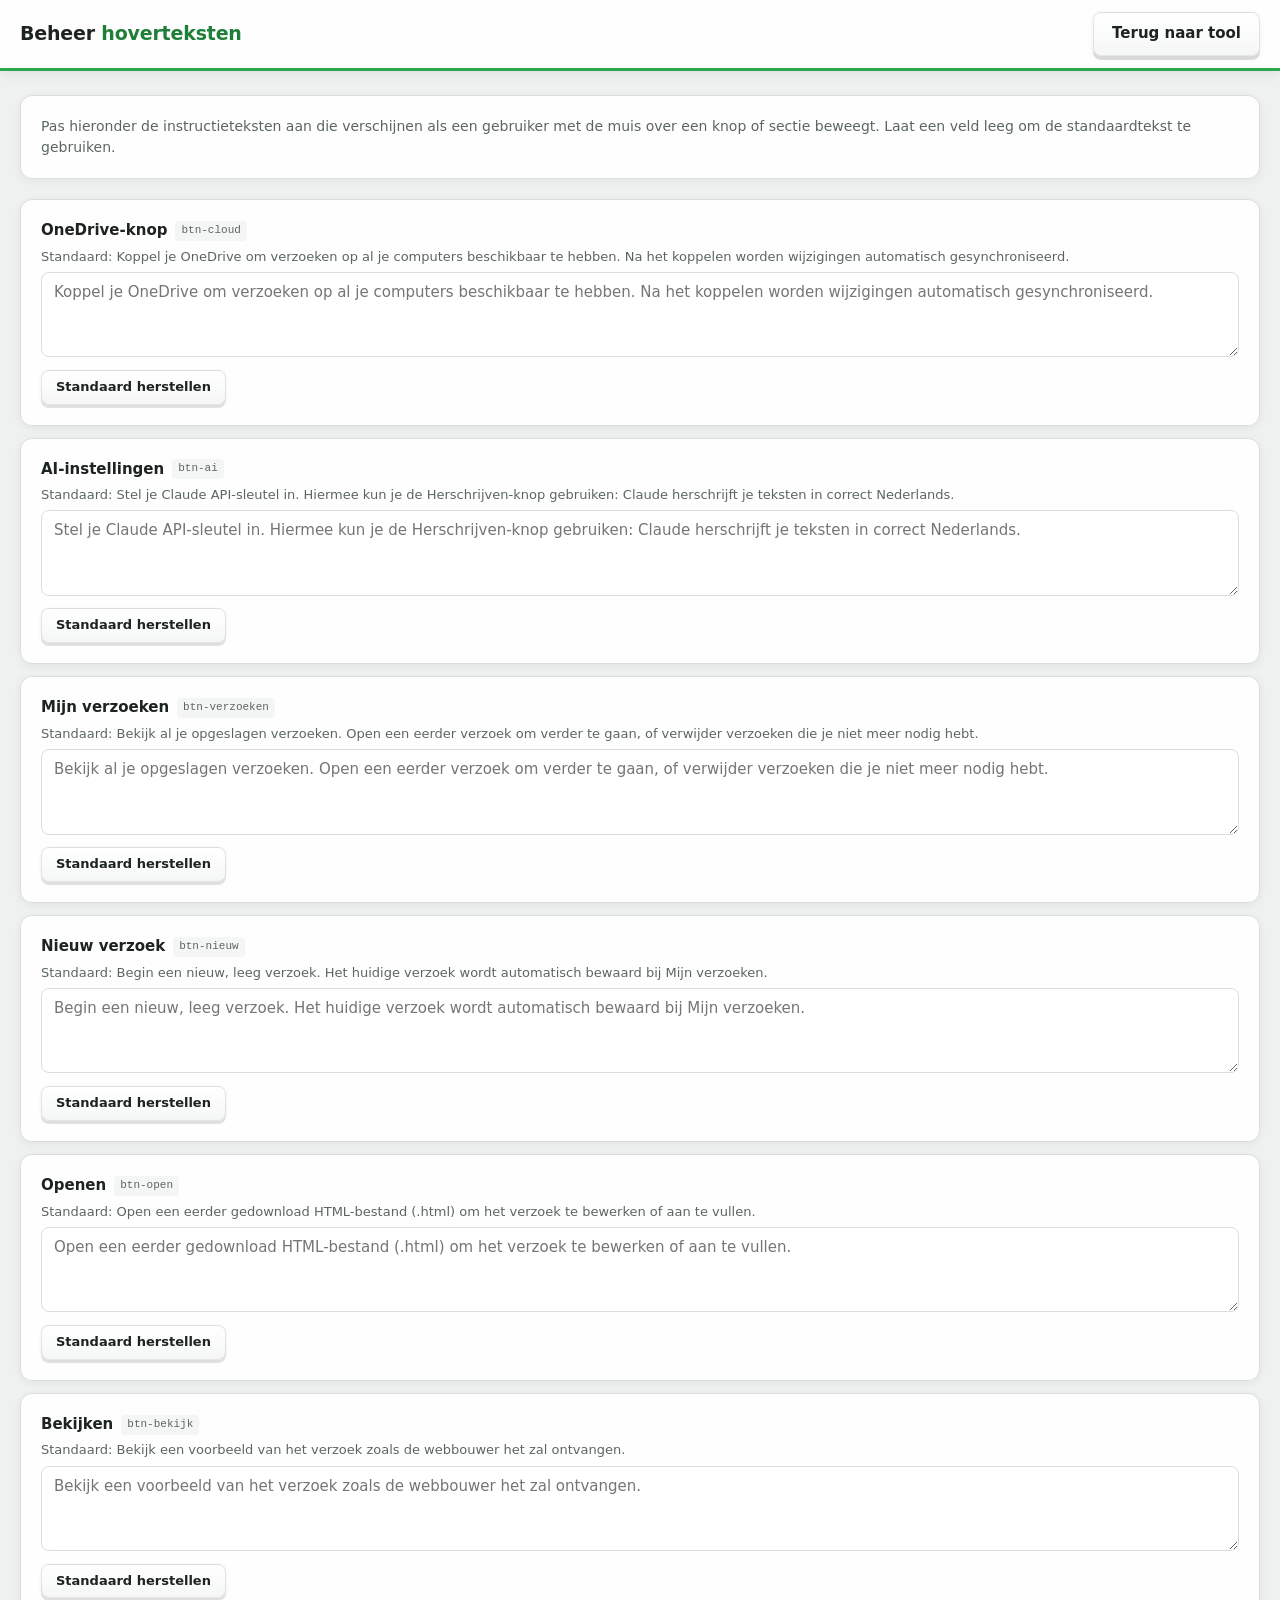
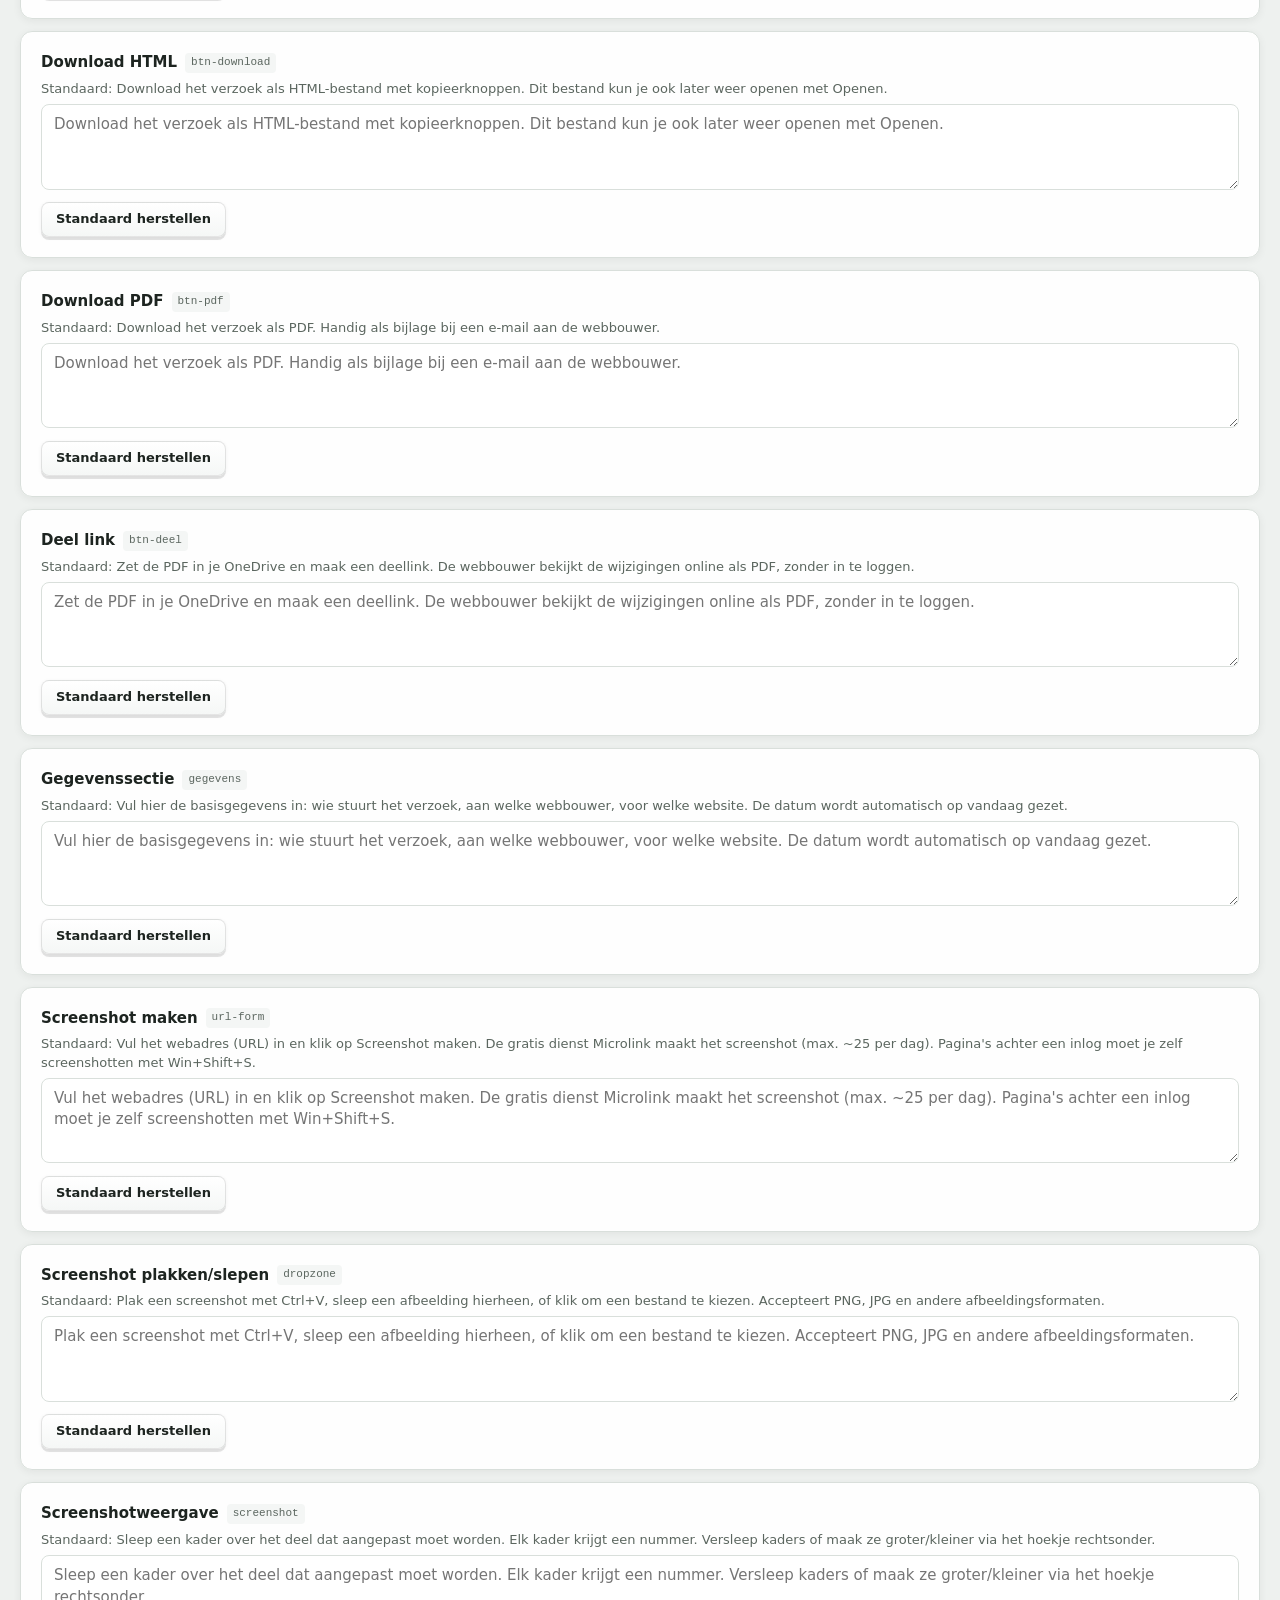
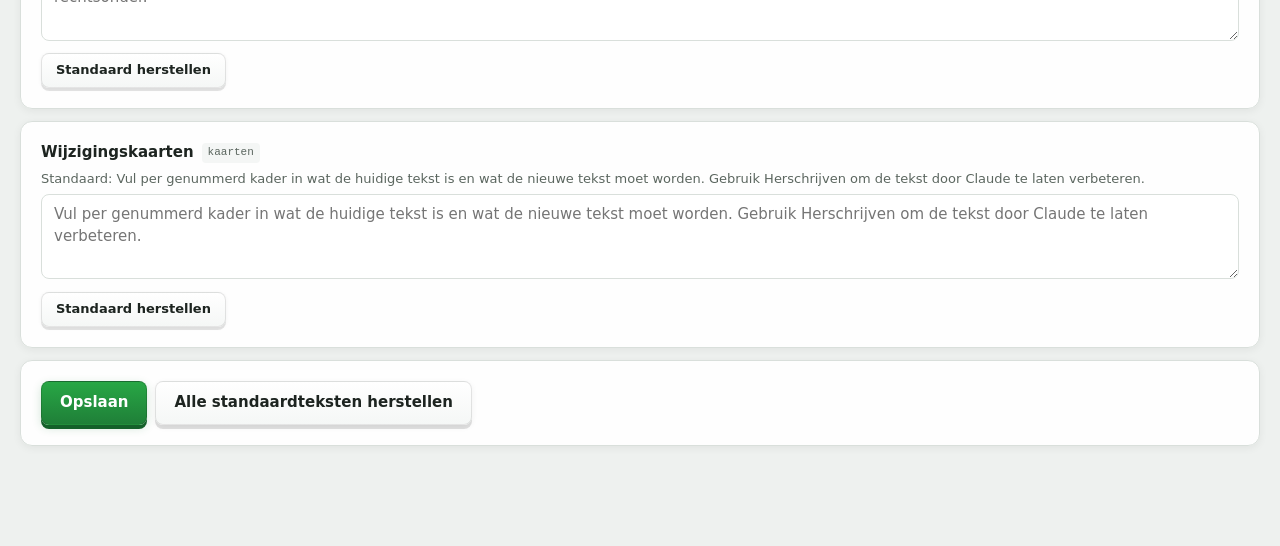
<file: beheer.html>
<!doctype html>
<html lang="nl">
<head>
<meta charset="utf-8">
<meta name="viewport" content="width=device-width, initial-scale=1">
<title>Beheer – Wijzigingsverzoek website</title>
<link rel="icon" href="data:image/svg+xml,%3Csvg xmlns='http://www.w3.org/2000/svg' viewBox='0 0 32 32'%3E%3Crect width='32' height='32' rx='6' fill='%232CA74B'/%3E%3Crect x='7' y='9' width='18' height='12' rx='2' fill='none' stroke='%23fff' stroke-width='2.5'/%3E%3Ccircle cx='24' cy='22' r='5' fill='%23e0262b' stroke='%23fff' stroke-width='1.5'/%3E%3C/svg%3E">
<link rel="stylesheet" href="style.css">
</head>
<body>
<header class="balk">
  <div class="merk">Beheer <span>hoverteksten</span></div>
  <div class="acties">
    <button id="btn-terug" type="button" onclick="location.href='index.html'">Terug naar tool</button>
  </div>
</header>

<main>
  <section class="kaartblok">
    <p class="uitleg-beheer">Pas hieronder de instructieteksten aan die verschijnen als een gebruiker met de muis over een knop of sectie beweegt. Laat een veld leeg om de standaardtekst te gebruiken.</p>
  </section>

  <div id="tips-lijst"></div>

  <section class="kaartblok beheer-acties">
    <button id="btn-opslaan" type="button" class="primair">Opslaan</button>
    <button id="btn-reset" type="button" class="gevaar">Alle standaardteksten herstellen</button>
  </section>
</main>

<div id="melding" class="melding" role="status" aria-live="polite"></div>
<script src="tips.js"></script>
<script src="beheer.js"></script>
</body>
</html>
</file>
<file: style.css>
:root {
  --tekst: #1d2420;
  --zacht: #5b665f;
  --lijn: #d9dfdb;
  --vlak: #f4f6f5;
  --achter: #eef1ef;
  --merk: #2CA74B;
  --merk-donker: #1f7f38;
  --marker: #e0262b;
  --oud-vlak: #fbf0f0;
  --nieuw-vlak: #eef6ef;
}
* { box-sizing: border-box; }
body {
  margin: 0; background: var(--achter); color: var(--tekst);
  font: 15px/1.45 "Segoe UI", system-ui, -apple-system, Arial, sans-serif;
  min-height: 100vh;
}
body::before {
  content: ''; position: fixed; inset: 0; z-index: -1;
  background: var(--natuur-foto, var(--achter)) center/cover no-repeat fixed;
  transition: opacity 1.5s ease;
}
body::after {
  content: ''; position: fixed; inset: 0; z-index: -1;
  background: rgba(238,241,239,.82);
  backdrop-filter: blur(2px);
}
button, input, select, textarea { font: inherit; color: inherit; }
button {
  cursor: pointer; border: 1px solid rgba(0,0,0,.1); background: linear-gradient(to bottom, #fff, #f5f7f6); border-radius: 8px; padding: 10px 18px;
  font-weight: 600; transition: all .12s ease;
  box-shadow: 0 4px 0 rgba(0,0,0,.12), 0 2px 6px rgba(0,0,0,.06);
  position: relative; top: 0;
}
button:hover { border-color: var(--merk); background: linear-gradient(to bottom, #fff, #eef6ef); box-shadow: 0 4px 0 rgba(44,167,75,.25), 0 3px 10px rgba(0,0,0,.08); }
button:active { top: 3px; box-shadow: 0 1px 0 rgba(0,0,0,.12), 0 1px 2px rgba(0,0,0,.06); }
button.primair { background: linear-gradient(to bottom, #28a745, var(--merk-donker)); border-color: rgba(0,0,0,.15); color: #fff; box-shadow: 0 4px 0 #14602a, 0 3px 10px rgba(31,127,56,.2); }
button.primair:hover { background: linear-gradient(to bottom, #2dbf4e, #1a8a3a); box-shadow: 0 4px 0 #14602a, 0 4px 14px rgba(31,127,56,.3); }
button.primair:active { top: 3px; box-shadow: 0 1px 0 #14602a, 0 1px 2px rgba(31,127,56,.15); }
button.klein { padding: 7px 14px; font-size: 13px; box-shadow: 0 3px 0 rgba(0,0,0,.1), 0 1px 4px rgba(0,0,0,.05); }
button.klein:active { top: 2px; box-shadow: 0 1px 0 rgba(0,0,0,.1); }
button.gevaar:hover { border-color: var(--marker); color: var(--marker); background: linear-gradient(to bottom, #fff, #fff5f5); box-shadow: 0 4px 0 rgba(224,38,43,.2), 0 2px 6px rgba(0,0,0,.06); }
button.aan { background: linear-gradient(to bottom, #e53840, #c42028); border-color: rgba(0,0,0,.15); color: #fff; box-shadow: 0 4px 0 #9a1a20, 0 3px 10px rgba(224,38,43,.2); }
button.aan:active { top: 3px; box-shadow: 0 1px 0 #9a1a20; }

.balk {
  position: sticky; top: 0; z-index: 20; background: rgba(255,255,255,.92); backdrop-filter: blur(12px); border-bottom: 3px solid var(--merk);
  display: flex; flex-wrap: wrap; align-items: center; justify-content: space-between; gap: 10px 16px; padding: 12px 20px;
  box-shadow: 0 2px 12px rgba(0,0,0,.08);
}
.merk { font-weight: 700; font-size: 19px; letter-spacing: -.01em; }
.merk span { color: var(--merk-donker); }
.acties { display: flex; flex-wrap: wrap; align-items: center; gap: 8px; }
.status { color: var(--zacht); font-size: 13px; }

main { max-width: 1400px; margin: 0 auto; padding: 24px 20px 80px; }
.kaartblok { background: rgba(255,255,255,.9); backdrop-filter: blur(8px); border: 1px solid var(--lijn); border-radius: 12px; padding: 20px; margin-bottom: 20px; box-shadow: 0 2px 8px rgba(0,0,0,.06); }
.gegevens { display: grid; grid-template-columns: repeat(4, 1fr); gap: 12px; }
.veld { display: flex; flex-direction: column; gap: 4px; min-width: 0; }
.veld.breed { grid-column: 1 / -1; }
.veld label, .kaart label { font-size: 12px; text-transform: uppercase; letter-spacing: .04em; color: var(--zacht); font-weight: 600; }
input, select, textarea {
  width: 100%; border: 1px solid var(--lijn); border-radius: 8px; padding: 9px 12px; background: #fff; transition: border-color .15s, box-shadow .15s;
}
input:focus, select:focus, textarea:focus { outline: none; border-color: var(--merk); box-shadow: 0 0 0 3px rgba(44,167,75,.15); }
textarea { resize: vertical; }

.pagina { background: rgba(255,255,255,.9); backdrop-filter: blur(8px); border: 1px solid var(--lijn); border-radius: 12px; margin-bottom: 20px; overflow: hidden; box-shadow: 0 2px 8px rgba(0,0,0,.06); }
.pagina-kop { display: flex; flex-wrap: wrap; gap: 8px; align-items: center; padding: 12px 16px; background: var(--vlak); border-bottom: 1px solid var(--lijn); }
.pagina-kop .naam { flex: 1 1 200px; font-weight: 600; }
.pagina-kop .url { flex: 2 1 260px; }
.pagina-body { display: grid; grid-template-columns: minmax(0, 3fr) minmax(320px, 2fr); gap: 16px; padding: 16px; align-items: start; }
.shot-kolom { position: sticky; top: 70px; }
.shot { position: relative; margin: 14px 0 0 14px; border: 1px solid var(--lijn); border-radius: 6px; user-select: none; }
.shot img { display: block; width: 100%; height: auto; pointer-events: none; border-radius: 5px; }
.laag { position: absolute; inset: 0; cursor: crosshair; touch-action: none; }
.laag.doel { outline: 3px dashed var(--marker); outline-offset: -3px; }
.hint { font-size: 13px; color: var(--zacht); margin: 6px 0 0; }
.mark, .concept { position: absolute; border: 3px solid var(--marker); border-radius: 4px; box-shadow: 0 0 0 2px rgba(255,255,255,.75); }
.concept { border-style: dashed; pointer-events: none; }
.mark { cursor: move; }
.mark.actief { background: rgba(224, 38, 43, .12); }
.mark .nr-badge {
  position: absolute; top: -14px; left: -14px; width: 26px; height: 26px; border-radius: 50%;
  background: var(--marker); color: #fff; font-weight: 700; font-size: 14px;
  display: flex; align-items: center; justify-content: center; border: 2px solid #fff;
}
.mark .greep {
  position: absolute; right: -7px; bottom: -7px; width: 14px; height: 14px; border-radius: 3px;
  background: #fff; border: 2px solid var(--marker); cursor: nwse-resize;
}

.kaarten { display: flex; flex-direction: column; gap: 12px; min-width: 0; }
.kaart { border: 1px solid var(--lijn); border-radius: 10px; padding: 14px 16px; display: flex; flex-direction: column; gap: 10px; transition: box-shadow .2s, border-color .2s; }
.kaart.actief { box-shadow: 0 0 0 3px rgba(224, 38, 43, .35); border-color: var(--marker); }
.kaart-kop { display: flex; gap: 6px; align-items: center; flex-wrap: wrap; }
.kaart-kop select { width: auto; flex: 0 1 auto; }
.kaart-kop .waar { flex: 1 1 140px; }
.nr {
  flex: none; width: 28px; height: 28px; border-radius: 50%; background: var(--marker); color: #fff;
  font-weight: 700; display: flex; align-items: center; justify-content: center;
}
.nr.zonder { background: var(--zacht); }
.kaart label { display: flex; flex-direction: column; gap: 3px; }
.kaart .huidig { background: var(--oud-vlak); }
.kaart .nieuw { background: var(--nieuw-vlak); }
.leeg-kaarten { color: var(--zacht); font-size: 14px; margin: 0; }
.banner {
  display: flex; flex-wrap: wrap; gap: 10px 16px; align-items: center; justify-content: space-between;
  background: var(--nieuw-vlak); border: 1px solid var(--merk); border-radius: 10px; padding: 12px 16px; margin-bottom: 20px;
}
.banner[hidden] { display: none; }
button.waarschuwing { border-color: #c77700; color: #8a5200; }
.cloud-regel {
  display: flex; flex-wrap: wrap; gap: 8px 12px; align-items: center; justify-content: space-between;
  padding: 10px 18px; background: var(--vlak); border-bottom: 1px solid var(--lijn); font-size: 13px; color: var(--zacht);
}

.herschrijf { display: flex; flex-direction: column; gap: 8px; align-items: flex-start; margin-top: -2px; }
button.ai { border-color: var(--merk); color: var(--merk-donker); font-weight: 600; }
button.ai::before { content: "\270E  "; }
.voorstel { align-self: stretch; border: 1px solid var(--merk); border-radius: 6px; background: #fff; padding: 8px 10px; }
.voorstel-kop { font-size: 12px; text-transform: uppercase; letter-spacing: .04em; color: var(--merk-donker); font-weight: 600; margin-bottom: 4px; }
.voorstel-tekst { white-space: pre-wrap; margin-bottom: 8px; }
.voorstel-acties { display: flex; flex-wrap: wrap; gap: 6px; }
.ai-form { padding: 4px 18px 18px; display: flex; flex-direction: column; gap: 8px; font-size: 14px; }
.ai-form p { margin: 6px 0 0; }
.ai-form a { color: var(--merk-donker); }
.ai-form label { font-size: 12px; text-transform: uppercase; letter-spacing: .04em; color: var(--zacht); font-weight: 600; margin-top: 6px; }
.ai-acties { display: flex; flex-wrap: wrap; gap: 8px; }

.toel-blok summary {
  cursor: pointer; font-size: 12px; text-transform: uppercase; letter-spacing: .04em; color: var(--zacht); font-weight: 600;
  padding: 2px 0; user-select: none;
}
.toel-blok summary:hover { color: var(--merk-donker); }
.toel-blok[open] summary { margin-bottom: 3px; }

.verzoeken {
  border: 0; border-radius: 12px; padding: 0; width: min(720px, calc(100% - 32px)); max-height: calc(100% - 64px);
  box-shadow: 0 10px 40px rgba(0,0,0,.25); color: var(--tekst);
}
.verzoeken::backdrop { background: rgba(20, 30, 25, .45); }
.verzoeken-kop {
  position: sticky; top: 0; background: #fff; display: flex; justify-content: space-between; align-items: center;
  padding: 14px 18px; border-bottom: 1px solid var(--lijn);
}
.verzoeken-kop h2 { margin: 0; font-size: 18px; }
#verzoeken-lijst { list-style: none; margin: 0; padding: 8px 18px 18px; }
.verzoek { display: flex; gap: 12px; align-items: center; justify-content: space-between; padding: 12px 0; border-bottom: 1px solid var(--lijn); }
.verzoek:last-child { border-bottom: 0; }
.verzoek.huidig strong { color: var(--merk-donker); }
.verzoek-info { display: flex; flex-direction: column; min-width: 0; }
.verzoek-info span { font-size: 13px; color: var(--zacht); overflow-wrap: anywhere; }
.verzoek-acties { display: flex; gap: 6px; flex: none; }
@media (max-width: 520px) { .verzoek { flex-direction: column; align-items: flex-start; } }

.url-form { display: flex; flex-direction: column; gap: 6px; }
.url-form > label { font-size: 12px; text-transform: uppercase; letter-spacing: .04em; color: var(--zacht); font-weight: 600; }
.url-rij { display: flex; flex-wrap: wrap; gap: 8px; align-items: center; }
.url-rij #url-invoer { flex: 1 1 320px; }
.url-rij select { width: auto; }
.vink { display: flex; align-items: center; gap: 6px; font-size: 14px; white-space: nowrap; }
.vink input { width: auto; }
button:disabled { opacity: .6; cursor: progress; top: 0; box-shadow: 0 2px 0 rgba(0,0,0,.08); }

.dropzone {
  display: flex; flex-direction: column; align-items: center; gap: 6px; text-align: center; cursor: pointer;
  border: 2px dashed var(--merk); border-radius: 12px; background: rgba(255,255,255,.9); backdrop-filter: blur(8px); padding: 40px 20px; margin-bottom: 20px; color: var(--zacht);
  transition: background .15s, border-color .15s; box-shadow: 0 2px 8px rgba(0,0,0,.06);
}
.dropzone strong { color: var(--tekst); font-size: 17px; }
.dropzone:focus, .dropzone.over, body.slepen .dropzone { background: var(--nieuw-vlak); outline: none; }

.uitleg { color: var(--zacht); font-size: 14px; }
.uitleg h2 { font-size: 16px; color: var(--tekst); margin: 0 0 6px; }
.uitleg ol { margin: 0 0 8px; padding-left: 20px; }
kbd { border: 1px solid var(--lijn); border-bottom-width: 2px; border-radius: 4px; padding: 0 5px; background: #fff; font-size: 12px; }

.melding {
  position: fixed; left: 50%; bottom: 24px; transform: translateX(-50%) translateY(20px); opacity: 0;
  background: var(--tekst); color: #fff; padding: 12px 20px; border-radius: 10px; transition: all .2s; pointer-events: none; z-index: 30; max-width: calc(100% - 32px);
  box-shadow: 0 4px 16px rgba(0,0,0,.15); font-weight: 500;
}
.melding.zichtbaar { opacity: 1; transform: translateX(-50%) translateY(0); }

.tooltip {
  position: fixed; z-index: 100; max-width: 320px; padding: 10px 14px;
  background: var(--tekst); color: #fff; border-radius: 8px; font-size: 13px; line-height: 1.5;
  pointer-events: none; opacity: 0; transition: opacity .15s;
  box-shadow: 0 4px 16px rgba(0,0,0,.2);
}
.tooltip.zichtbaar { opacity: 1; }

.info-tip {
  display: inline-flex; align-items: center; justify-content: center;
  width: 20px; height: 20px; border-radius: 50%;
  background: var(--merk); color: #fff; font-size: 11px; font-weight: 700; font-style: normal;
  cursor: help; vertical-align: middle; margin-left: 6px; flex: none;
  transition: background .15s;
}
.info-tip:hover { background: var(--merk-donker); }

.uitleg-beheer { color: var(--zacht); font-size: 14px; line-height: 1.5; margin: 0; }
.tip-blok { margin-bottom: 12px; }
.tip-kop { display: flex; align-items: center; gap: 8px; flex-wrap: wrap; margin-bottom: 6px; }
.tip-kop strong { font-size: 15px; }
.tip-sleutel { font-size: 11px; color: var(--zacht); background: var(--vlak); padding: 2px 6px; border-radius: 4px; }
.tip-badge { font-size: 11px; color: var(--merk-donker); background: var(--nieuw-vlak); padding: 2px 8px; border-radius: 10px; font-weight: 600; }
.tip-standaard { font-size: 13px; color: var(--zacht); line-height: 1.4; margin-bottom: 6px; }
.tip-veld { width: 100%; resize: vertical; }
.tip-item-acties { margin-top: 6px; }
.beheer-acties { display: flex; gap: 8px; flex-wrap: wrap; }

@media (max-width: 900px) {
  .gegevens { grid-template-columns: 1fr 1fr; }
  .pagina-body { grid-template-columns: 1fr; }
  .shot-kolom { position: static; }
}
@media (max-width: 520px) {
  .gegevens { grid-template-columns: 1fr; }
}
</file>
